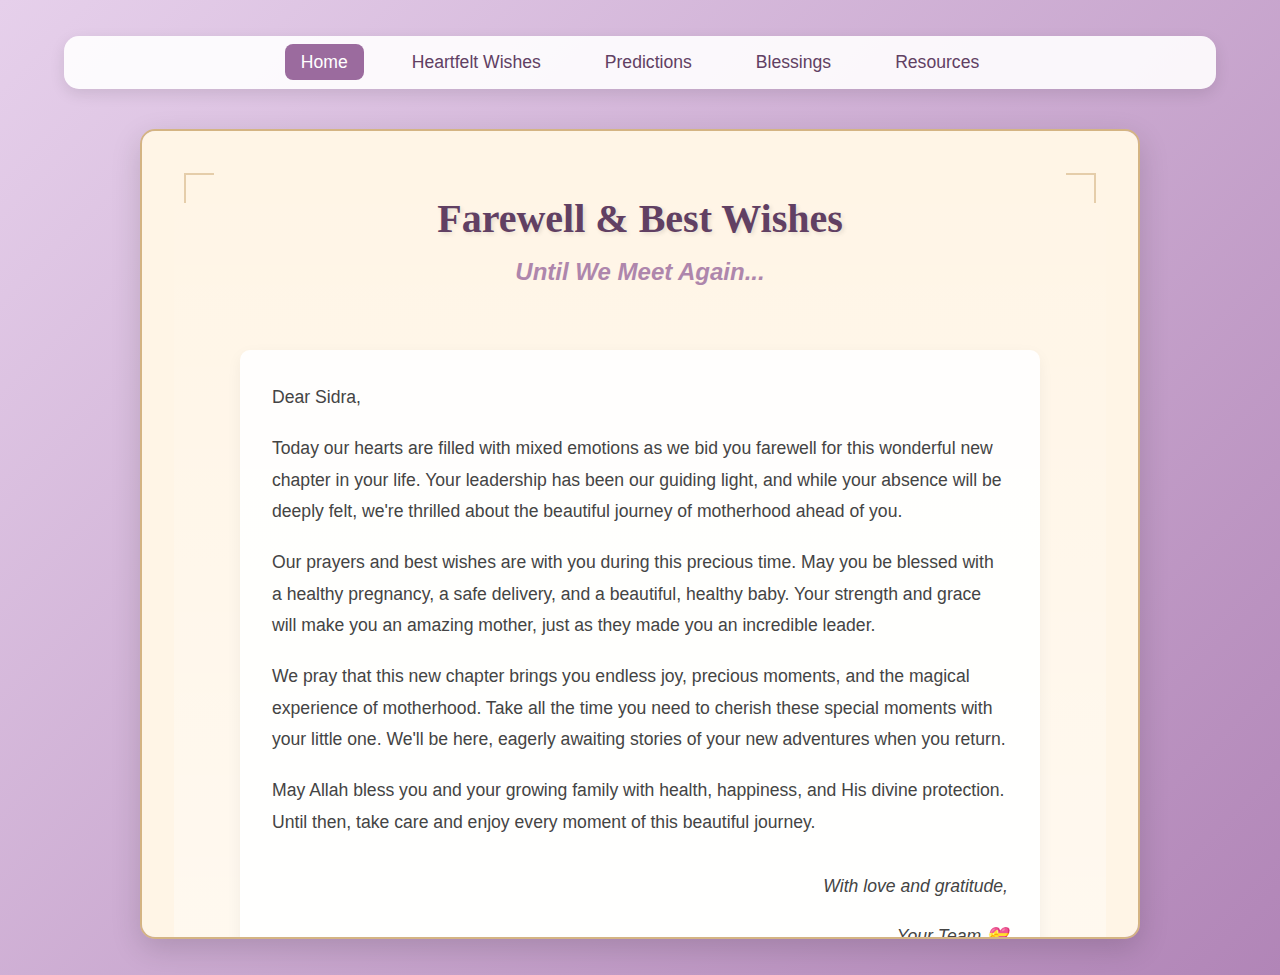
<file: index.html>
<!DOCTYPE html>
<html lang="en">
  <head>
    <meta charset="UTF-8" />
    <meta name="viewport" content="width=device-width, initial-scale=1.0" />
    <title>Farewell</title>
    <link
      rel="icon"
      href="data:image/svg+xml,<svg xmlns='http://www.w3.org/2000/svg' viewBox='0 0 100 100'><text y='.9em' font-size='90'>💝</text></svg>"
    />
    <style>
      :root {
        --primary-color: #9b6b9e;
        --light-color: #f5e6ff;
        --dark-color: #614063;
        --scroll-color: #fff5e6;
        --border-color: #d4b483;
      }

      * {
        margin: 0;
        padding: 0;
        box-sizing: border-box;
      }

      body {
        font-family: "Arial", sans-serif;
        background: linear-gradient(135deg, #e6d0eb, #b185b7);
        min-height: 100vh;
        display: flex;
        flex-direction: column;
        align-items: center;
        padding: 1rem 0;
      }

      .nav-container {
        width: 90%;
        max-width: 1200px;
        margin: 20px auto;
        background: rgba(255, 255, 255, 0.9);
        border-radius: 15px;
        padding: 1rem;
        box-shadow: 0 5px 15px rgba(0, 0, 0, 0.1);
      }

      .nav-list {
        list-style: none;
        display: flex;
        justify-content: center;
        gap: 2rem;
        flex-wrap: wrap;
      }

      .nav-item a {
        color: var(--dark-color);
        text-decoration: none;
        font-size: 1.1rem;
        padding: 0.5rem 1rem;
        border-radius: 8px;
        transition: all 0.3s ease;
      }

      .nav-item a:hover {
        background: var(--light-color);
      }

      .nav-item a.active {
        background: var(--primary-color);
        color: white;
      }

      .scroll-container {
        position: relative;
        width: 90%;
        max-width: 1000px;
        max-height: 90vh;
        overflow-y: auto;
        background: var(--scroll-color);
        border: 2px solid var(--border-color);
        border-radius: 15px;
        box-shadow: 0 10px 30px rgba(0, 0, 0, 0.15);
        padding: 2rem;
        margin: 20px;
      }

      /* Custom Scrollbar */
      .scroll-container::-webkit-scrollbar {
        width: 12px;
      }

      .scroll-container::-webkit-scrollbar-track {
        background: rgba(155, 107, 158, 0.1);
        border-radius: 6px;
      }

      .scroll-container::-webkit-scrollbar-thumb {
        background: var(--primary-color);
        border-radius: 6px;
        border: 3px solid var(--scroll-color);
      }

      .content-wrapper {
        display: flex;
        flex-direction: column;
        align-items: center;
        gap: 2rem;
        position: relative;
        padding: 2rem;
        background: linear-gradient(
          to bottom,
          transparent,
          rgba(255, 255, 255, 0.5)
        );
        border-radius: 10px;
      }

      .header-section {
        grid-column: 1 / -1;
        text-align: center;
      }

      .decorative-border {
        position: absolute;
        top: 0;
        left: 0;
        right: 0;
        bottom: 0;
        border: 2px solid var(--border-color);
        border-radius: 8px;
        pointer-events: none;
        opacity: 0.5;
      }

      .title {
        color: var(--dark-color);
        font-size: 2.5rem;
        margin-bottom: 1rem;
        font-family: "Georgia", serif;
        text-align: center;
        text-shadow: 2px 2px 4px rgba(0, 0, 0, 0.1);
      }

      .subtitle {
        color: var(--primary-color);
        font-size: 1.5rem;
        margin-bottom: 2rem;
        font-style: italic;
        text-align: center;
        opacity: 0.8;
      }

      .message-card {
        width: 100%;
        max-width: 800px;
        background: rgba(255, 255, 255, 0.9);
        padding: 2rem;
        border-radius: 10px;
        box-shadow: 0 5px 15px rgba(0, 0, 0, 0.05);
        margin: 0 auto;
        line-height: 1.8;
      }

      .message-card p {
        margin-bottom: 1.2rem;
        color: #444;
        font-size: 1.1rem;
      }

      .signature {
        font-style: italic;
        color: var(--dark-color);
        margin-top: 2rem;
        text-align: right;
      }

      .celebrate-btn {
        display: block;
        width: fit-content;
        margin: 2rem auto;
        background: linear-gradient(
          45deg,
          var(--primary-color),
          var(--dark-color)
        );
        color: white;
        border: none;
        padding: 1rem 2.5rem;
        border-radius: 50px;
        font-size: 1.2rem;
        cursor: pointer;
        transition: all 0.3s ease;
        box-shadow: 0 5px 15px rgba(0, 0, 0, 0.2);
        position: relative;
        z-index: 1;
      }

      .celebrate-btn:hover {
        transform: translateY(-2px);
        box-shadow: 0 8px 20px rgba(0, 0, 0, 0.3);
      }

      .falling-elements {
        position: fixed;
        top: 0;
        left: 0;
        width: 100%;
        height: 100%;
        pointer-events: none;
        z-index: 1000;
      }

      .decorative-corner {
        position: absolute;
        width: 30px;
        height: 30px;
        border: 2px solid var(--border-color);
        opacity: 0.6;
      }

      .corner-tl {
        top: 10px;
        left: 10px;
        border-right: 0;
        border-bottom: 0;
      }
      .corner-tr {
        top: 10px;
        right: 10px;
        border-left: 0;
        border-bottom: 0;
      }
      .corner-bl {
        bottom: 10px;
        left: 10px;
        border-right: 0;
        border-top: 0;
      }
      .corner-br {
        bottom: 10px;
        right: 10px;
        border-left: 0;
        border-top: 0;
      }

      @media (max-width: 768px) {
        .content-wrapper {
          grid-template-columns: 1fr;
        }
      }

      @media (max-width: 600px) {
        .title {
          font-size: 2rem;
        }
        .subtitle {
          font-size: 1.2rem;
        }
        .scroll-container {
          padding: 1rem;
        }
        .message-card {
          padding: 1.5rem;
        }
      }
    </style>
  </head>
  <body>
    <nav class="nav-container">
      <ul class="nav-list">
        <li class="nav-item"><a href="index.html" class="active">Home</a></li>
        <li class="nav-item"><a href="messages.html" >Heartfelt Wishes</a></li>
        <li class="nav-item"><a href="predictions.html">Predictions</a></li>
        <li class="nav-item"><a href="blessings.html">Blessings</a></li>
        <li class="nav-item"><a href="resources.html">Resources</a></li>
      </ul>
    </nav>

    <div class="falling-elements"></div>

    <div class="scroll-container">
      <div class="content-wrapper">
        <div class="decorative-corner corner-tl"></div>
        <div class="decorative-corner corner-tr"></div>
        <div class="decorative-corner corner-bl"></div>
        <div class="decorative-corner corner-br"></div>

        <div class="header-section">
          <h1 class="title">Farewell & Best Wishes</h1>
          <h2 class="subtitle">Until We Meet Again...</h2>
        </div>

        <div class="message-card">
          <p>Dear Sidra,</p>
          <p>
            Today our hearts are filled with mixed emotions as we bid you
            farewell for this wonderful new chapter in your life. Your
            leadership has been our guiding light, and while your absence will
            be deeply felt, we're thrilled about the beautiful journey of
            motherhood ahead of you.
          </p>
          <p>
            Our prayers and best wishes are with you during this precious time.
            May you be blessed with a healthy pregnancy, a safe delivery, and a
            beautiful, healthy baby. Your strength and grace will make you an
            amazing mother, just as they made you an incredible leader.
          </p>
          <p>
            We pray that this new chapter brings you endless joy, precious
            moments, and the magical experience of motherhood. Take all the time
            you need to cherish these special moments with your little one.
            We'll be here, eagerly awaiting stories of your new adventures when
            you return.
          </p>
          <p>
            May Allah bless you and your growing family with health, happiness,
            and His divine protection. Until then, take care and enjoy every
            moment of this beautiful journey.
          </p>
          <div class="signature">
            <p>With love and gratitude,</p>
            <p>Your Team 💝</p>
          </div>
        </div>

        <button class="celebrate-btn">Shower with Love! ✨</button>
      </div>
    </div>

    <script>
      document.addEventListener("DOMContentLoaded", () => {
        const celebrateBtn = document.querySelector(".celebrate-btn");
        const fallingElements = document.querySelector(".falling-elements");
        const emojis = ["💫", "💝", "🌸", "💜", "✨", "🎀", "💌", "🤗"];

        // Keep track of active emoji elements
        let activeEmojis = new Set();

        celebrateBtn.addEventListener("click", createCelebration);

        function createCelebration() {
          for (let i = 0; i < 50; i++) {
            setTimeout(() => {
              const emoji = document.createElement("div");
              emoji.className = "falling-emoji";
              const duration = Math.random() * 2 + 3;

              emoji.style.cssText = `
                            position: fixed;
                            top: -50px;
                            left: ${Math.random() * 100}vw;
                            font-size: ${Math.random() * 20 + 20}px;
                            animation: fall ${duration}s linear forwards;
                            z-index: -1;
                            pointer-events: none;
                        `;
              emoji.innerText =
                emojis[Math.floor(Math.random() * emojis.length)];

              // Add to tracking set
              activeEmojis.add(emoji);

              // Listen for animation end
              emoji.addEventListener("animationend", () => {
                emoji.remove();
                activeEmojis.delete(emoji);
              });

              fallingElements.appendChild(emoji);

              // Backup cleanup
              setTimeout(() => {
                if (activeEmojis.has(emoji)) {
                  emoji.remove();
                  activeEmojis.delete(emoji);
                }
              }, duration * 1000 + 100);
            }, i * 100);
          }
        }

        const styleSheet = document.createElement("style");
        styleSheet.textContent = `
                @keyframes fall {
                    0% { 
                        transform: translateY(0) rotate(0deg);
                        opacity: 1;
                    }
                    80% {
                        opacity: 1;
                    }
                    100% { 
                        transform: translateY(${
                          window.innerHeight + 100
                        }px) rotate(360deg);
                        opacity: 0;
                    }
                }
            `;
        document.head.appendChild(styleSheet);
      });
    </script>
  </body>
</html>
</file>
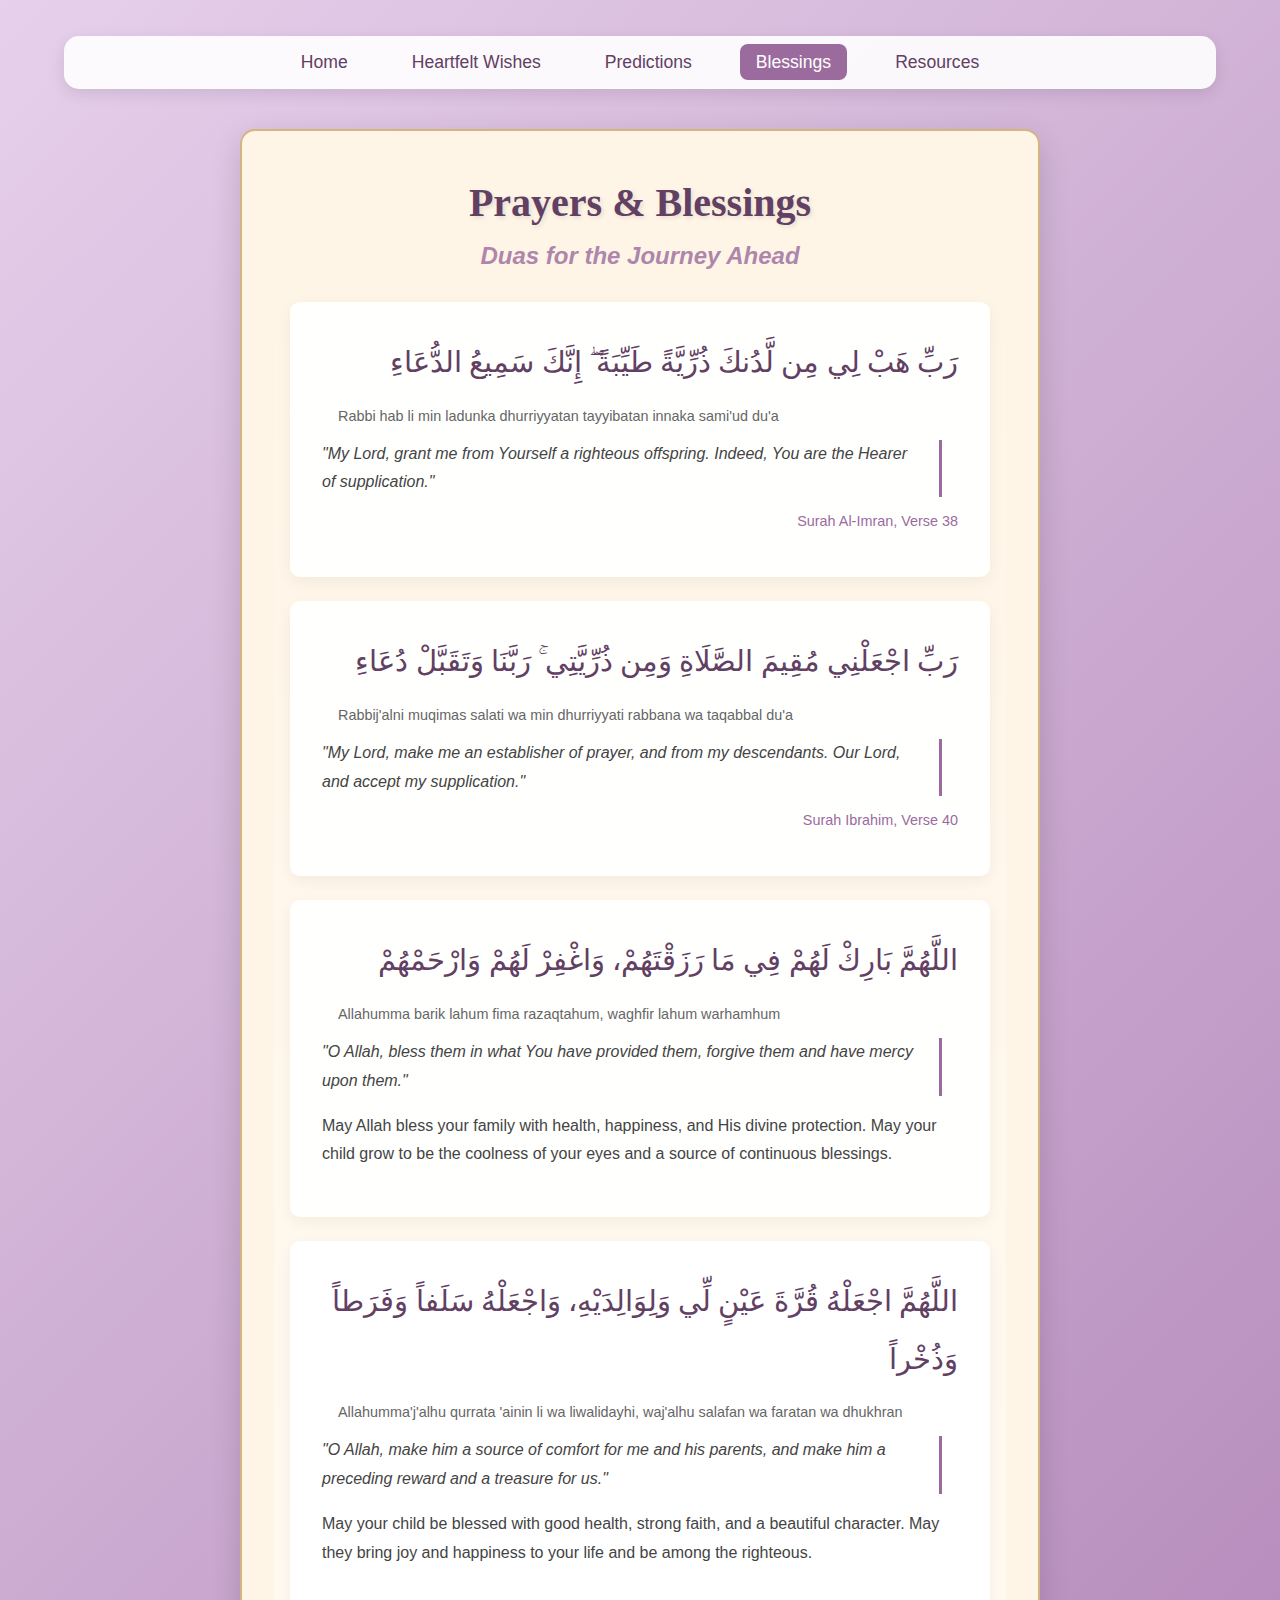
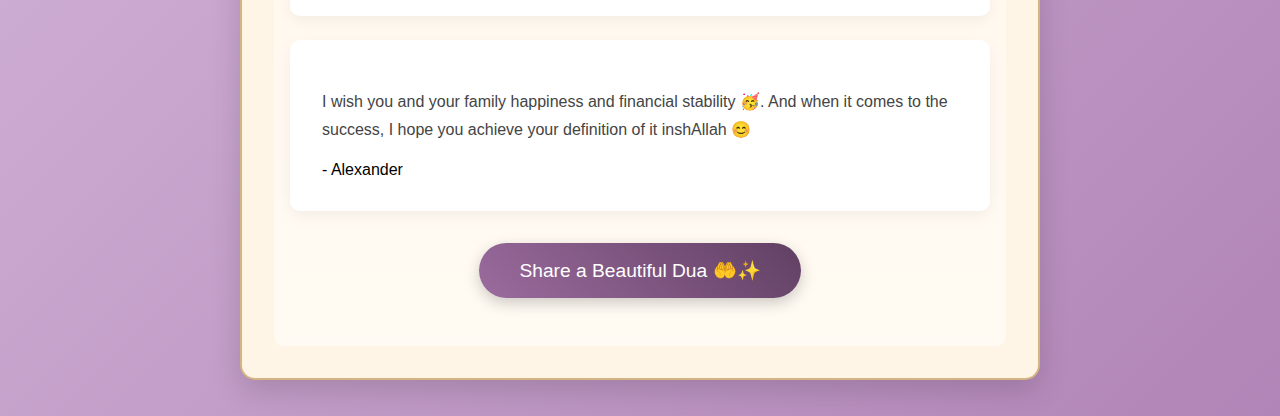
<file: blessings.html>
<!DOCTYPE html>
<html lang="en">
  <head>
    <meta charset="UTF-8" />
    <meta name="viewport" content="width=device-width, initial-scale=1.0" />
    <title>Prayers & Blessings</title>
    <link
      rel="icon"
      href="data:image/svg+xml,<svg xmlns='http://www.w3.org/2000/svg' viewBox='0 0 100 100'><text y='.9em' font-size='90'>🌸</text></svg>"
    />
    <style>
      :root {
        --primary-color: #9b6b9e;
        --light-color: #f5e6ff;
        --dark-color: #614063;
        --scroll-color: #fff5e6;
        --border-color: #d4b483;
      }

      * {
        margin: 0;
        padding: 0;
        box-sizing: border-box;
      }

      body {
        font-family: "Arial", sans-serif;
        background: linear-gradient(135deg, #e6d0eb, #b185b7);
        min-height: 100vh;
        display: flex;
        flex-direction: column;
        align-items: center;
        padding: 1rem 0;
      }

      .nav-container {
        width: 90%;
        max-width: 1200px;
        margin: 20px auto;
        background: rgba(255, 255, 255, 0.9);
        border-radius: 15px;
        padding: 1rem;
        box-shadow: 0 5px 15px rgba(0, 0, 0, 0.1);
        position: relative;
        z-index: 1;
      }

      .nav-list {
        list-style: none;
        display: flex;
        justify-content: center;
        gap: 2rem;
        flex-wrap: wrap;
      }

      .nav-item a {
        color: var(--dark-color);
        text-decoration: none;
        font-size: 1.1rem;
        padding: 0.5rem 1rem;
        border-radius: 8px;
        transition: all 0.3s ease;
      }

      .nav-item a:hover {
        background: var(--light-color);
      }

      .nav-item a.active {
        background: var(--primary-color);
        color: white;
      }

      .scroll-container {
        position: relative;
        width: 90%;
        max-width: 800px;
        background: var(--scroll-color);
        border: 2px solid var(--border-color);
        border-radius: 15px;
        box-shadow: 0 10px 30px rgba(0, 0, 0, 0.15);
        padding: 2rem;
        margin: 20px;
      }

      .content-wrapper {
        position: relative;
        padding: 1rem;
        background: linear-gradient(
          to bottom,
          transparent,
          rgba(255, 255, 255, 0.5)
        );
        border-radius: 10px;
      }

      .title {
        color: var(--dark-color);
        font-size: 2.5rem;
        margin-bottom: 1rem;
        font-family: "Georgia", serif;
        text-align: center;
        text-shadow: 2px 2px 4px rgba(0, 0, 0, 0.1);
      }

      .subtitle {
        color: var(--primary-color);
        font-size: 1.5rem;
        margin-bottom: 2rem;
        font-style: italic;
        text-align: center;
        opacity: 0.8;
      }

      .blessing-card {
        background: rgba(255, 255, 255, 0.95);
        padding: 2rem;
        border-radius: 10px;
        box-shadow: 0 5px 15px rgba(0, 0, 0, 0.05);
        margin: 1.5rem 0;
      }

      .arabic-text {
        font-family: "Traditional Arabic", serif;
        font-size: 1.8rem;
        text-align: right;
        direction: rtl;
        margin-bottom: 1rem;
        color: var(--dark-color);
        line-height: 2;
      }

      .translation {
        color: #444;
        font-style: italic;
        margin-bottom: 1rem;
        line-height: 1.8;
        border-right: 3px solid var(--primary-color);
        padding-right: 1rem;
        margin-right: 1rem;
      }

      .transliteration {
        color: #666;
        font-size: 0.9rem;
        margin-bottom: 1rem;
        padding-left: 1rem;
      }

      .source {
        color: var(--primary-color);
        font-size: 0.9rem;
        margin-bottom: 1rem;
        text-align: right;
      }

      .blessing-content {
        color: #444;
        line-height: 1.8;
        margin: 1rem 0;
      }

      .celebrate-btn {
        display: block;
        width: fit-content;
        margin: 2rem auto;
        background: linear-gradient(
          45deg,
          var(--primary-color),
          var(--dark-color)
        );
        color: white;
        border: none;
        padding: 1rem 2.5rem;
        border-radius: 50px;
        font-size: 1.2rem;
        cursor: pointer;
        transition: all 0.3s ease;
        box-shadow: 0 5px 15px rgba(0, 0, 0, 0.2);
      }

      .celebrate-btn:hover {
        transform: translateY(-2px);
        box-shadow: 0 8px 20px rgba(0, 0, 0, 0.3);
      }

      .falling-elements {
        position: fixed;
        top: 0;
        left: 0;
        width: 100%;
        height: 100%;
        pointer-events: none;
        z-index: 9999;
      }

      .falling-dua {
        position: fixed;
        padding: 8px 16px;
        border-radius: 25px;
        pointer-events: none;
        opacity: 0;
        font-weight: 500;
        font-size: 1.1rem;
        text-shadow: 1px 1px 2px rgba(0, 0, 0, 0.1);
        transform-origin: center;
        box-shadow: 0 4px 8px rgba(0, 0, 0, 0.1);
        border: 2px solid var(--border-color);
        z-index: 1000;
        will-change: transform, opacity;
      }

      @keyframes fall {
        0% {
          transform: translateY(-50px) rotate(0deg);
          opacity: 0;
        }
        10% {
          opacity: 1;
          transform: translateY(0) rotate(5deg);
        }
        45% {
          transform: translateY(40vh) rotate(-5deg);
          opacity: 1;
        }
        80% {
          opacity: 0.8;
          transform: translateY(80vh) rotate(5deg);
        }
        100% {
          transform: translateY(110vh) rotate(-5deg);
          opacity: 0;
        }
      }

      @media (max-width: 600px) {
        .title {
          font-size: 2rem;
        }
        .subtitle {
          font-size: 1.2rem;
        }
        .scroll-container {
          padding: 1rem;
        }
        .blessing-card {
          padding: 1.5rem;
        }
        .arabic-text {
          font-size: 1.5rem;
        }
      }
    </style>
  </head>
  <body>
    <div class="falling-elements"></div>

    <nav class="nav-container">
      <ul class="nav-list">
        <li class="nav-item"><a href="index.html" >Home</a></li>
        <li class="nav-item"><a href="messages.html" >Heartfelt Wishes</a></li>
        <li class="nav-item"><a href="predictions.html">Predictions</a></li>
        <li class="nav-item"><a href="blessings.html" class="active">Blessings </a></li>
        <li class="nav-item"><a href="resources.html">Resources</a></li>
      </ul>
    </nav>

    <div class="scroll-container">
      <div class="content-wrapper">
        <h1 class="title">Prayers & Blessings</h1>
        <h2 class="subtitle">Duas for the Journey Ahead</h2>

        <div class="blessing-card">
          <p class="arabic-text">
            رَبِّ هَبْ لِي مِن لَّدُنكَ ذُرِّيَّةً طَيِّبَةً ۖ إِنَّكَ سَمِيعُ
            الدُّعَاءِ
          </p>
          <p class="transliteration">
            Rabbi hab li min ladunka dhurriyyatan tayyibatan innaka sami'ud du'a
          </p>
          <p class="translation">
            "My Lord, grant me from Yourself a righteous offspring. Indeed, You
            are the Hearer of supplication."
          </p>
          <p class="source">Surah Al-Imran, Verse 38</p>
        </div>

        <div class="blessing-card">
          <p class="arabic-text">
            رَبِّ اجْعَلْنِي مُقِيمَ الصَّلَاةِ وَمِن ذُرِّيَّتِي ۚ رَبَّنَا
            وَتَقَبَّلْ دُعَاءِ
          </p>
          <p class="transliteration">
            Rabbij'alni muqimas salati wa min dhurriyyati rabbana wa taqabbal
            du'a
          </p>
          <p class="translation">
            "My Lord, make me an establisher of prayer, and from my descendants.
            Our Lord, and accept my supplication."
          </p>
          <p class="source">Surah Ibrahim, Verse 40</p>
        </div>

        <div class="blessing-card">
          <p class="arabic-text">
            اللَّهُمَّ بَارِكْ لَهُمْ فِي مَا رَزَقْتَهُمْ، وَاغْفِرْ لَهُمْ
            وَارْحَمْهُمْ
          </p>
          <p class="transliteration">
            Allahumma barik lahum fima razaqtahum, waghfir lahum warhamhum
          </p>
          <p class="translation">
            "O Allah, bless them in what You have provided them, forgive them
            and have mercy upon them."
          </p>
          <p class="blessing-content">
            May Allah bless your family with health, happiness, and His divine
            protection. May your child grow to be the coolness of your eyes and
            a source of continuous blessings.
          </p>
        </div>

        <div class="blessing-card">
          <p class="arabic-text">
            اللَّهُمَّ اجْعَلْهُ قُرَّةَ عَيْنٍ لِّي وَلِوَالِدَيْهِ،
            وَاجْعَلْهُ سَلَفاً وَفَرَطاً وَذُخْراً
          </p>
          <p class="transliteration">
            Allahumma'j'alhu qurrata 'ainin li wa liwalidayhi, waj'alhu salafan
            wa faratan wa dhukhran
          </p>
          <p class="translation">
            "O Allah, make him a source of comfort for me and his parents, and
            make him a preceding reward and a treasure for us."
          </p>
          <p class="blessing-content">
            May your child be blessed with good health, strong faith, and a
            beautiful character. May they bring joy and happiness to your life
            and be among the righteous.
          </p>
        </div>
        <div class="blessing-card">
          <p class="blessing-content">
            I wish you and your family happiness and financial stability <span class="emoji">🥳</span>. And when it comes to the success, I hope you achieve your definition of it inshAllah <span class="emoji">😊</span>
          </p>
          <p class="author-citation">- Alexander</p>
        </div>
    
       
        <button class="celebrate-btn">Share a Beautiful Dua 🤲✨</button>
      </div>
    </div>

    <script>
      document.addEventListener("DOMContentLoaded", () => {
        const celebrateBtn = document.querySelector(".celebrate-btn");
        const fallingElements = document.querySelector(".falling-elements");
        const duas = [
          "May Allah protect you",
          "Allahumma barik",
          "MashaaAllah",
          "SubhanAllah",
          "May Allah bless you",
          "Allah guide you",
          "Barakallah",
          "Allah keep you safe",
          "May you be righteous",
          "Be blessed always",
        ];

        // Get CSS variables
        const style = getComputedStyle(document.documentElement);
        const primaryColor = style.getPropertyValue("--primary-color");
        const lightColor = style.getPropertyValue("--light-color");
        const darkColor = style.getPropertyValue("--dark-color");
        const scrollColor = style.getPropertyValue("--scroll-color");

        const themeColors = [
          { bg: primaryColor, text: "#FFFFFF" },
          { bg: lightColor, text: darkColor },
          { bg: darkColor, text: "#FFFFFF" },
          { bg: scrollColor, text: darkColor },
          { bg: "#FFFFFF", text: darkColor },
        ];

        function createDua() {
          const dua = document.createElement("div");
          dua.className = "falling-dua";

          // More natural horizontal distribution
          const horizontalPos = 5 + Math.random() * 90;
          dua.style.left = `${horizontalPos}vw`;

          // Varying speeds for more natural movement
          const duration = 5 + Math.random() * 2;
          const delay = Math.random() * 0.5;
          dua.style.animation = `fall ${duration}s ease-in-out ${delay}s forwards`;

          // Theme-consistent color selection
          const colorScheme =
            themeColors[Math.floor(Math.random() * themeColors.length)];
          dua.style.backgroundColor = colorScheme.bg;
          dua.style.color = colorScheme.text;

          // Subtle scale variation
          const scale = 0.8 + Math.random() * 0.4;
          dua.style.transform = `scale(${scale})`;

          dua.innerText = duas[Math.floor(Math.random() * duas.length)];
          fallingElements.appendChild(dua);

          dua.addEventListener("animationend", () => {
            dua.remove();
          });
        }

        function createCelebration() {
          let spawned = 0;
          const maxDuas = 25;
          const spawnInterval = setInterval(() => {
            if (spawned >= maxDuas) {
              clearInterval(spawnInterval);
              return;
            }
            createDua();
            spawned++;
          }, 200);
        }

        celebrateBtn.addEventListener("click", createCelebration);
      });
    </script>
  </body>
</html>
</file>
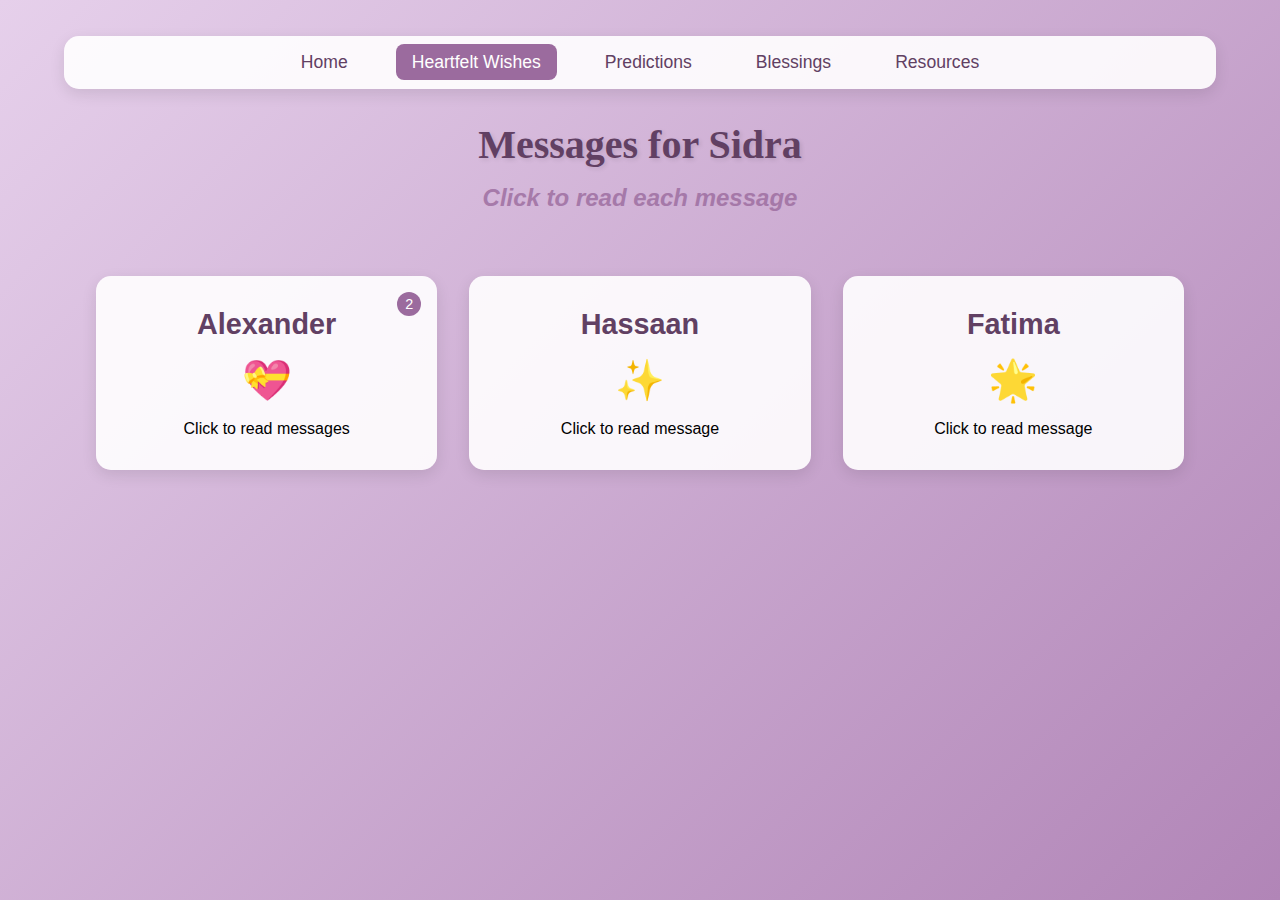
<file: messages.html>
<!DOCTYPE html>
<html lang="en">
<head>
    <meta charset="UTF-8">
    <meta name="viewport" content="width=device-width, initial-scale=1.0">
    <title>Messages for Sidra</title>
    <style>
        /* Previous styles remain unchanged */
        :root {
            --primary-color: #9b6b9e;
            --light-color: #f5e6ff;
            --dark-color: #614063;
            --scroll-color: #fff5e6;
            --border-color: #d4b483;
        }

        * {
            margin: 0;
            padding: 0;
            box-sizing: border-box;
        }

        body {
            font-family: "Arial", sans-serif;
            background: linear-gradient(135deg, #e6d0eb, #b185b7);
            min-height: 100vh;
            padding: 1rem 0;
        }

        .nav-container {
            width: 90%;
            max-width: 1200px;
            margin: 20px auto;
            background: rgba(255, 255, 255, 0.9);
            border-radius: 15px;
            padding: 1rem;
            box-shadow: 0 5px 15px rgba(0, 0, 0, 0.1);
        }

        .nav-list {
            list-style: none;
            display: flex;
            justify-content: center;
            gap: 2rem;
            flex-wrap: wrap;
        }

        .nav-item a {
            color: var(--dark-color);
            text-decoration: none;
            font-size: 1.1rem;
            padding: 0.5rem 1rem;
            border-radius: 8px;
            transition: all 0.3s ease;
        }

        .nav-item a:hover {
            background: var(--light-color);
        }

        .nav-item a.active {
            background: var(--primary-color);
            color: white;
        }

        .header-section {
            text-align: center;
            margin: 2rem auto;
            color: var(--dark-color);
        }

        .title {
            font-size: 2.5rem;
            margin-bottom: 1rem;
            font-family: "Georgia", serif;
            text-shadow: 2px 2px 4px rgba(0, 0, 0, 0.1);
        }

        .subtitle {
            color: var(--primary-color);
            font-size: 1.5rem;
            font-style: italic;
            opacity: 0.8;
        }

        .cards-container {
            width: 90%;
            max-width: 1200px;
            margin: 0 auto;
            display: grid;
            grid-template-columns: repeat(auto-fit, minmax(300px, 1fr));
            gap: 2rem;
            padding: 2rem;
        }

        .message-card {
            background: rgba(255, 255, 255, 0.9);
            border-radius: 15px;
            padding: 2rem;
            box-shadow: 0 5px 15px rgba(0, 0, 0, 0.1);
            cursor: pointer;
            transition: all 0.3s ease;
            text-align: center;
            position: relative;
            overflow: hidden;
        }

        .message-card:hover {
            transform: translateY(-5px);
            box-shadow: 0 8px 25px rgba(0, 0, 0, 0.2);
        }

        .card-name {
            color: var(--dark-color);
            font-size: 1.8rem;
            margin-bottom: 1rem;
        }

        .card-emoji {
            font-size: 2.5rem;
            margin: 1rem 0;
        }

        .modal {
            display: none;
            position: fixed;
            top: 0;
            left: 0;
            width: 100%;
            height: 100%;
            background: rgba(0, 0, 0, 0.5);
            z-index: 1000;
            justify-content: center;
            align-items: center;
        }

        .modal-content {
            background: white;
            padding: 1.5rem;
            border-radius: 15px;
            width: 90%;
            max-width: 500px;
            max-height: 80vh;
            position: relative;
            box-shadow: 0 5px 25px rgba(0, 0, 0, 0.2);
            display: flex;
            flex-direction: column;
        }

        .modal-header {
            text-align: center;
            margin-bottom: 1rem;
            padding-bottom: 0.5rem;
            border-bottom: 1px solid var(--border-color);
            flex-shrink: 0;
        }

        .modal-message {
            white-space: pre-wrap;
            line-height: 1.8;
            font-size: 1.1rem;
            color: #444;
            overflow-y: auto;
            max-height: 60vh;
            padding-right: 1rem;
            margin-right: -1rem;
            scrollbar-width: thin;
            scrollbar-color: var(--primary-color) var(--light-color);
        }

        .modal-message::-webkit-scrollbar {
            width: 8px;
        }

        .modal-message::-webkit-scrollbar-track {
            background: var(--light-color);
            border-radius: 4px;
        }

        .modal-message::-webkit-scrollbar-thumb {
            background: var(--primary-color);
            border-radius: 4px;
        }

        .close-button {
            position: absolute;
            top: 1rem;
            right: 1rem;
            background: none;
            border: none;
            font-size: 1.8rem;
            cursor: pointer;
            color: var(--dark-color);
            padding: 0.5rem;
            line-height: 1;
        }

        .modal.active {
            display: flex;
        }

        .falling-elements {
            position: fixed;
            top: 0;
            left: 0;
            width: 100%;
            height: 100%;
            pointer-events: none;
            z-index: 1001;
        }

        @media (max-width: 768px) {
            .title {
                font-size: 2rem;
            }
            .subtitle {
                font-size: 1.2rem;
            }
            .card-name {
                font-size: 1.5rem;
            }
        }

        .message-number {
            position: absolute;
            top: 1rem;
            right: 1rem;
            background: var(--primary-color);
            color: white;
            border-radius: 50%;
            width: 24px;
            height: 24px;
            display: flex;
            align-items: center;
            justify-content: center;
            font-size: 0.9rem;
        }

        .message-selector {
            display: flex;
            gap: 0.5rem;
            justify-content: center;
            margin-top: 1rem;
        }

        .message-dot {
            width: 10px;
            height: 10px;
            border-radius: 50%;
            background: var(--border-color);
            cursor: pointer;
            transition: all 0.3s ease;
        }

        .message-dot.active {
            background: var(--primary-color);
            transform: scale(1.2);
        }
    </style>
</head>
<body>
    <nav class="nav-container">
        <ul class="nav-list">
            <li class="nav-item"><a href="index.html">Home</a></li>
            <li class="nav-item"><a href="messages.html" class="active">Heartfelt Wishes</a></li>
            <li class="nav-item"><a href="predictions.html">Predictions</a></li>
            <li class="nav-item"><a href="blessings.html">Blessings</a></li>
            <li class="nav-item"><a href="resources.html">Resources</a></li>
        </ul>
    </nav>

    <div class="header-section">
        <h1 class="title">Messages for Sidra</h1>
        <h2 class="subtitle">Click to read each message</h2>
    </div>

    <div class="cards-container">
        <!-- Cards will be added here by JavaScript -->
    </div>

    <div class="modal">
        <div class="modal-content">
            <button class="close-button">&times;</button>
            <div class="modal-header">
                <h2 class="card-name"></h2>
            </div>
            <div class="modal-message"></div>
            <div class="message-selector"></div>
        </div>
    </div>

    <div class="falling-elements"></div>

    <script>
        document.addEventListener("DOMContentLoaded", () => {
            const messages = [
                {
                    name: "Alexander",
                    emoji: "💝",
                    messages: [
                        `Sidra,
Congratulations! Your maternity leave is finally here – a cherished and once-in-a-lifetime moment as a new mother. Everything at TaskSoft will be fine, I assure you, so there's no need to worry. While we'll deeply miss your full presence during this time, I completely understand your wish to stay involved in certain ways, as you mentioned privately. 

To honor your request, we'll keep you engaged in votes and non-coding tasks, knowing that being a new mother requires significant time and effort. I want to emphasize that this is entirely your decision – not something I pushed for (so no one thinks otherwise, haha). I fully respect your wishes and am happy to accommodate them.

Regarding the personal matters we've discussed privately, I have immense faith in you. You are a great, intelligent, and capable person. While certain circumstances or situations may evoke strong emotions, remember that these feelings, though valid, don't define the incredible person you are.

If you ever feel the need for support or just want to talk, please don't hesitate to reach out – whether to me, boss 😊, or anyone at TaskSoft. I'm confident many of us feel the same admiration and respect for you that I do

Enjoy this beautiful new chapter in your life,

Alexander 😊`,
                        `Sidra, as I prepare for your leave, I can't help but feel that an integral part of TaskSoft—and my life—will be missing. You've been a true pillar, the longest-standing member of our team by far, and we've shared countless conversations, both lighthearted and profound. Because of this, it feels like a part of me will be missing too. While I know this absence is only temporary, your presence will be deeply missed both at work and in my life

Alexander 🌟`
                    ]
                },
                {
                    name: "Hassaan",
                    emoji: "✨",
                    messages: [
                        `It's been quite the journey knowing you—from the days at university when we didn't interact much, to now working together as a team and getting to know you better. I feel lucky to have had the chance to work with you and witness the dedication and warmth you bring to everything you do.

I wish you all the best on this beautiful journey into parenthood. May Allah guide you and bless you and your family abundantly.`
                    ]
                },
                {
                    name: "Fatima",
                    emoji: "🌟",
                    messages: [
                        `Dear Sidra,
As you prepare to step into this beautiful phase of your life, I want to express my heartfelt wishes for a smooth and joyful maternity leave. This is such an exciting time, and I hope you embrace every moment with love, care, and happiness.✨

While we'll certainly miss your presence and contributions, your well-being and the well-being of your little one are what matter most. Take this time to rest, recharge, and cherish the precious moments with your growing family.

Please don't hesitate to reach out if you ever need anything, whether it's advice, support, or just a listening ear. The team will manage (though we'll definitely miss your brilliant ideas). Your only "job" now is to rest, bond with your little one, and let yourself be amazed by the miracle of new life.We'll be here cheering for you and eagerly awaiting your return when you're ready.

Wishing you a healthy, happy, and fulfilling maternity leave.✨

Warm regards,
Fatima Shabbir`
                    ]
                }
            ];

            const cardsContainer = document.querySelector(".cards-container");
            const modal = document.querySelector(".modal");
            const closeButton = document.querySelector(".close-button");
            const fallingElements = document.querySelector(".falling-elements");
            const emojis = ["💫", "💝", "🌸", "💜", "✨", "🎀", "💌", "🤗"];

            // Create and append cards
            messages.forEach(msg => {
                const card = document.createElement("div");
                card.className = "message-card";
                card.innerHTML = `
                    <h3 class="card-name">${msg.name}</h3>
                    <div class="card-emoji">${msg.emoji}</div>
                    <p>Click to read message${msg.messages.length > 1 ? 's' : ''}</p>
                    ${msg.messages.length > 1 ? `<div class="message-number">${msg.messages.length}</div>` : ''}
                `;

                card.addEventListener("click", () => {
                    showModal(msg);
                });

                cardsContainer.appendChild(card);
            });

            let currentMessageIndex = 0;

            function showModal(msg) {
                const modalName = modal.querySelector(".card-name");
                const modalMessage = modal.querySelector(".modal-message");
                const messageSelector = modal.querySelector(".message-selector");

                modalName.textContent = msg.name;
                currentMessageIndex = 0;
                
                // Clear previous message selector dots
                messageSelector.innerHTML = '';
                
                // Create message selector dots if there are multiple messages
                if (msg.messages.length > 1) {
                    msg.messages.forEach((_, index) => {
                        const dot = document.createElement("div");
                        dot.className = `message-dot ${index === 0 ? 'active' : ''}`;
                        dot.addEventListener("click", () => {
                            currentMessageIndex = index;
                            updateModalMessage(msg);
                            updateDots();
                        });
                        messageSelector.appendChild(dot);
                    });
                }

                updateModalMessage(msg);
                modal.classList.add("active");
                createConfetti();
            }

            function updateModalMessage(msg) {
                const modalMessage = modal.querySelector(".modal-message");
                modalMessage.textContent = msg.messages[currentMessageIndex];
                
                // Update dots
                const dots = modal.querySelectorAll(".message-dot");
                dots.forEach((dot, index) => {
                    dot.classList.toggle('active', index === currentMessageIndex);
                });
            }

            function createConfetti() {
                const modalContent = document.querySelector(".modal-content");
                const rect = modalContent.getBoundingClientRect();
                
                for (let i = 0; i < 50; i++) {
                    setTimeout(() => {
                        const emoji = document.createElement("div");
                        emoji.className = "falling-emoji";
                        const randomEmoji = emojis[Math.floor(Math.random() * emojis.length)];
                        const duration = Math.random() * 2 + 3;
                        const startPos = Math.random() * rect.width;

                        emoji.style.cssText = `
                            position: fixed;
                            top: ${rect.top - 20}px;
                            left: ${rect.left + startPos}px;
                            font-size: ${Math.random() * 20 + 20}px;
                            animation: fall ${duration}s linear forwards;
                            z-index: 1001;
                            pointer-events: none;
                        `;
                        emoji.innerText = randomEmoji;

                        fallingElements.appendChild(emoji);

                        setTimeout(() => {
                            emoji.remove();
                        }, duration * 1000);
                    }, i * 40);
                }
            }

            closeButton.addEventListener("click", () => {
                modal.classList.remove("active");
            });

            modal.addEventListener("click", (e) => {
                if (e.target === modal) {
                    modal.classList.remove("active");
                }
            });

            const styleSheet = document.createElement("style");
            styleSheet.textContent = `
                @keyframes fall {
                    0% { 
                        transform: translateY(0) rotate(0deg);
                        opacity: 1;
                    }
                    80% {
                        opacity: 1;
                    }
                    100% { 
                        transform: translateY(${window.innerHeight}px) rotate(720deg);
                        opacity: 0;
                    }
                }
            `;
            document.head.appendChild(styleSheet);
        });
    </script>
</body>
</html>
</file>
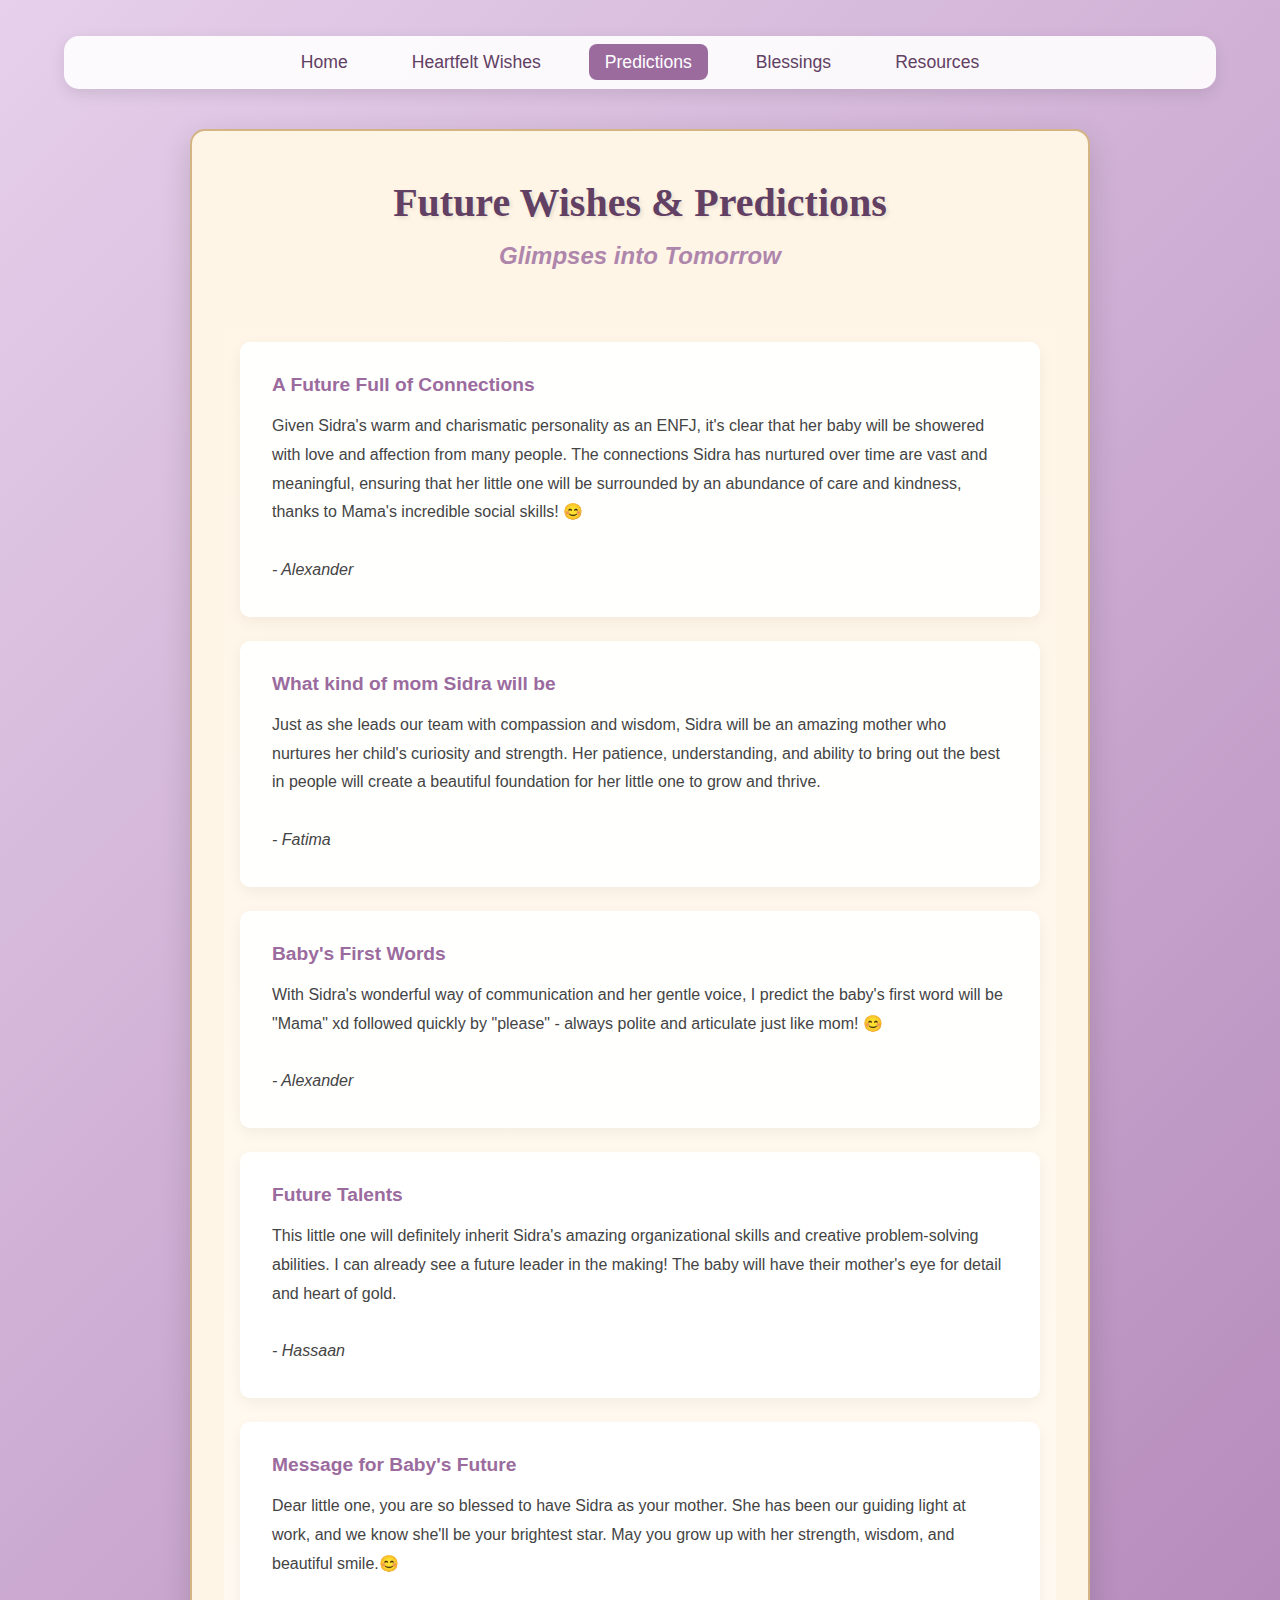
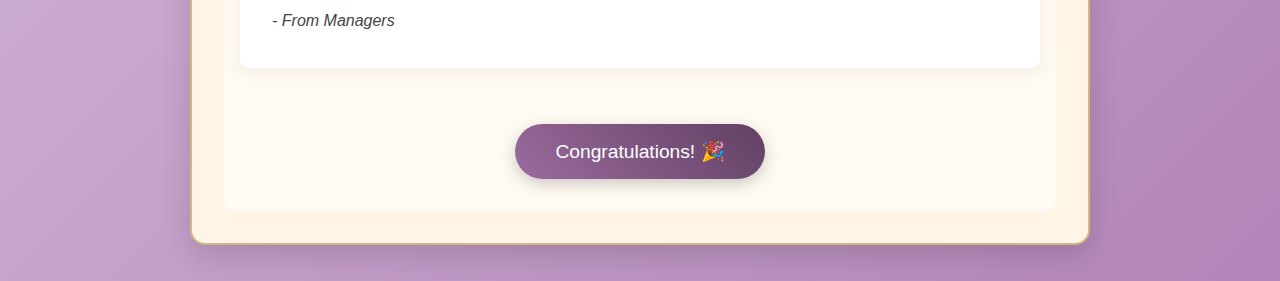
<file: predictions.html>
<!DOCTYPE html>
<html lang="en">
  <head>
    <meta charset="UTF-8" />
    <meta name="viewport" content="width=device-width, initial-scale=1.0" />
    <title>Future Wishes & Predictions</title>
    <link
      rel="icon"
      href="data:image/svg+xml,<svg xmlns='http://www.w3.org/2000/svg' viewBox='0 0 100 100'><text y='.9em' font-size='90'>🌟</text></svg>"
    />
    <style>
      :root {
        --primary-color: #9b6b9e;
        --light-color: #f5e6ff;
        --dark-color: #614063;
        --scroll-color: #fff5e6;
        --border-color: #d4b483;
      }

      * {
        margin: 0;
        padding: 0;
        box-sizing: border-box;
      }

      body {
        font-family: "Arial", sans-serif;
        background: linear-gradient(135deg, #e6d0eb, #b185b7);
        min-height: 100vh;
        display: flex;
        flex-direction: column;
        align-items: center;
        padding: 1rem 0;
      }

      .nav-container {
        width: 90%;
        max-width: 1200px;
        margin: 20px auto;
        background: rgba(255, 255, 255, 0.9);
        border-radius: 15px;
        padding: 1rem;
        box-shadow: 0 5px 15px rgba(0, 0, 0, 0.1);
        position: relative;
        z-index: 1;
      }

      .nav-list {
        list-style: none;
        display: flex;
        justify-content: center;
        gap: 2rem;
        flex-wrap: wrap;
      }

      .nav-item a {
        color: var(--dark-color);
        text-decoration: none;
        font-size: 1.1rem;
        padding: 0.5rem 1rem;
        border-radius: 8px;
        transition: all 0.3s ease;
      }

      .nav-item a:hover {
        background: var(--light-color);
      }

      .nav-item a.active {
        background: var(--primary-color);
        color: white;
      }

      .scroll-container {
        position: relative;
        width: 90%;
        max-width: 900px;
        background: var(--scroll-color);
        border: 2px solid var(--border-color);
        border-radius: 15px;
        box-shadow: 0 10px 30px rgba(0, 0, 0, 0.15);
        padding: 2rem;
        margin: 20px;
      }

      .content-wrapper {
        display: flex;
        flex-direction: column;
        align-items: center;
        gap: 1.5rem;
        position: relative;
        padding: 1rem;
        background: linear-gradient(
          to bottom,
          transparent,
          rgba(255, 255, 255, 0.5)
        );
        border-radius: 10px;
      }

      .header-section {
        text-align: center;
        margin-bottom: 1rem;
        width: 100%;
      }

      .title {
        color: var(--dark-color);
        font-size: 2.5rem;
        margin-bottom: 1rem;
        font-family: "Georgia", serif;
        text-align: center;
        text-shadow: 2px 2px 4px rgba(0, 0, 0, 0.1);
      }

      .subtitle {
        color: var(--primary-color);
        font-size: 1.5rem;
        margin-bottom: 2rem;
        font-style: italic;
        text-align: center;
        opacity: 0.8;
      }

      .prediction-card {
        background: rgba(255, 255, 255, 0.95);
        padding: 2rem;
        border-radius: 10px;
        box-shadow: 0 5px 15px rgba(0, 0, 0, 0.05);
        margin: 0;
        width: 100%;
        max-width: 800px;
      }

      .prediction-category {
        color: var(--primary-color);
        font-size: 1.2rem;
        font-weight: bold;
        margin-bottom: 1rem;
      }

      .prediction-content {
        color: #444;
        line-height: 1.8;
        margin-bottom: 0;
      }

      .celebrate-btn {
        display: block;
        width: fit-content;
        margin: 2rem auto 1rem;
        background: linear-gradient(
          45deg,
          var(--primary-color),
          var(--dark-color)
        );
        color: white;
        border: none;
        padding: 1rem 2.5rem;
        border-radius: 50px;
        font-size: 1.2rem;
        cursor: pointer;
        transition: all 0.3s ease;
        box-shadow: 0 5px 15px rgba(0, 0, 0, 0.2);
      }

      .celebrate-btn:hover {
        transform: translateY(-2px);
        box-shadow: 0 8px 20px rgba(0, 0, 0, 0.3);
      }

      .falling-elements {
        position: fixed;
        top: 0;
        left: 0;
        width: 100%;
        height: 100%;
        pointer-events: none;
        z-index: 9999;
      }

      @media (max-width: 600px) {
        .title {
          font-size: 2rem;
        }
        .subtitle {
          font-size: 1.2rem;
        }
        .scroll-container {
          padding: 1rem;
        }
        .prediction-card {
          padding: 1.5rem;
        }
      }
    </style>
  </head>
  <body>
    <div class="falling-elements"></div>

    <nav class="nav-container">
      <ul class="nav-list">
        <li class="nav-item"><a href="index.html">Home</a></li>
        <li class="nav-item"><a href="messages.html">Heartfelt Wishes</a></li>
        <li class="nav-item"><a href="predictions.html" class="active">Predictions</a></li>
        <li class="nav-item"><a href="blessings.html">Blessings</a></li>
        <li class="nav-item"><a href="resources.html">Resources</a></li>
      </ul>
    </nav>

    <div class="scroll-container">
      <div class="content-wrapper">
        <div class="header-section">
          <h1 class="title">Future Wishes & Predictions</h1>
          <h2 class="subtitle">Glimpses into Tomorrow</h2>
        </div>
        <div class="prediction-card">
          <div class="prediction-category">A Future Full of Connections</div>
          <p class="prediction-content">
            Given Sidra's warm and charismatic personality as an ENFJ, it's clear that her baby will be showered with love and affection from many people. The connections Sidra has nurtured over time are vast and meaningful, ensuring that her little one will be surrounded by an abundance of care and kindness, thanks to Mama's incredible social skills! 😊
            <br><br>
            <em>- Alexander</em>
          </p>
        </div>
        <div class="prediction-card">
          <div class="prediction-category">What kind of mom Sidra will be</div>
          <p class="prediction-content">
            Just as she leads our team with compassion and wisdom, Sidra will be
            an amazing mother who nurtures her child's curiosity and strength.
            Her patience, understanding, and ability to bring out the best in
            people will create a beautiful foundation for her little one to grow
            and thrive.
            <br><br>
            <em>- Fatima</em>
          </p>
        </div>

        <div class="prediction-card">
          <div class="prediction-category">Baby's First Words</div>
          <p class="prediction-content">
            With Sidra's wonderful way of communication and her gentle voice, I
            predict the baby's first word will be "Mama" xd followed quickly by
            "please" - always polite and articulate just like mom! 😊
            <br><br>
            <em>- Alexander </em>
          </p>
        </div>

        <div class="prediction-card">
          <div class="prediction-category">Future Talents</div>
          <p class="prediction-content">
            This little one will definitely inherit Sidra's amazing
            organizational skills and creative problem-solving abilities. I can
            already see a future leader in the making! The baby will have their
            mother's eye for detail and heart of gold.
            <br><br>
            <em>- Hassaan</em>
          </p>
        </div>

        <div class="prediction-card">
          <div class="prediction-category">Message for Baby's Future</div>
          <p class="prediction-content">
            Dear little one, you are so blessed to have Sidra as your mother.
            She has been our guiding light at work, and we know she'll be your
            brightest star. May you grow up with her strength, wisdom, and
            beautiful smile.😊
            <br><br>
            <em>- From Managers</em>
          </p>
        </div>

        

        <button class="celebrate-btn">Congratulations! 🎉</button>
      </div>
    </div>

    <script>
      document.addEventListener("DOMContentLoaded", () => {
        const celebrateBtn = document.querySelector(".celebrate-btn");
        const fallingElements = document.querySelector(".falling-elements");
        const emojis = ["💫", "💝", "🌸", "💜", "✨", "🎀", "💌", "🤗"];

        let activeEmojis = new Set();

        celebrateBtn.addEventListener("click", createCelebration);

        function createCelebration() {
          for (let i = 0; i < 50; i++) {
            setTimeout(() => {
              const emoji = document.createElement("div");
              emoji.className = "falling-emoji";
              emoji.style.cssText = `
                position: fixed;
                top: -20px;
                left: ${Math.random() * 100}vw;
                font-size: ${Math.random() * 20 + 20}px;
                animation: fall ${Math.random() * 2 + 3}s linear forwards;
                z-index: 1000;
                pointer-events: none;
              `;
              emoji.innerText =
                emojis[Math.floor(Math.random() * emojis.length)];

              activeEmojis.add(emoji);

              emoji.addEventListener("animationend", () => {
                emoji.remove();
                activeEmojis.delete(emoji);
              });

              fallingElements.appendChild(emoji);

              setTimeout(() => {
                if (activeEmojis.has(emoji)) {
                  emoji.remove();
                  activeEmojis.delete(emoji);
                }
              }, 5000);
            }, i * 100);
          }
        }

        const styleSheet = document.createElement("style");
        styleSheet.textContent = `
          @keyframes fall {
            0% { 
              transform: translateY(-20px) rotate(0deg);
              opacity: 1;
            }
            90% {
              opacity: 1;
            }
            100% { 
              transform: translateY(100vh) rotate(360deg);
              opacity: 0;
            }
          }
        `;
        document.head.appendChild(styleSheet);
      });
    </script>
  </body>
</html>
</file>
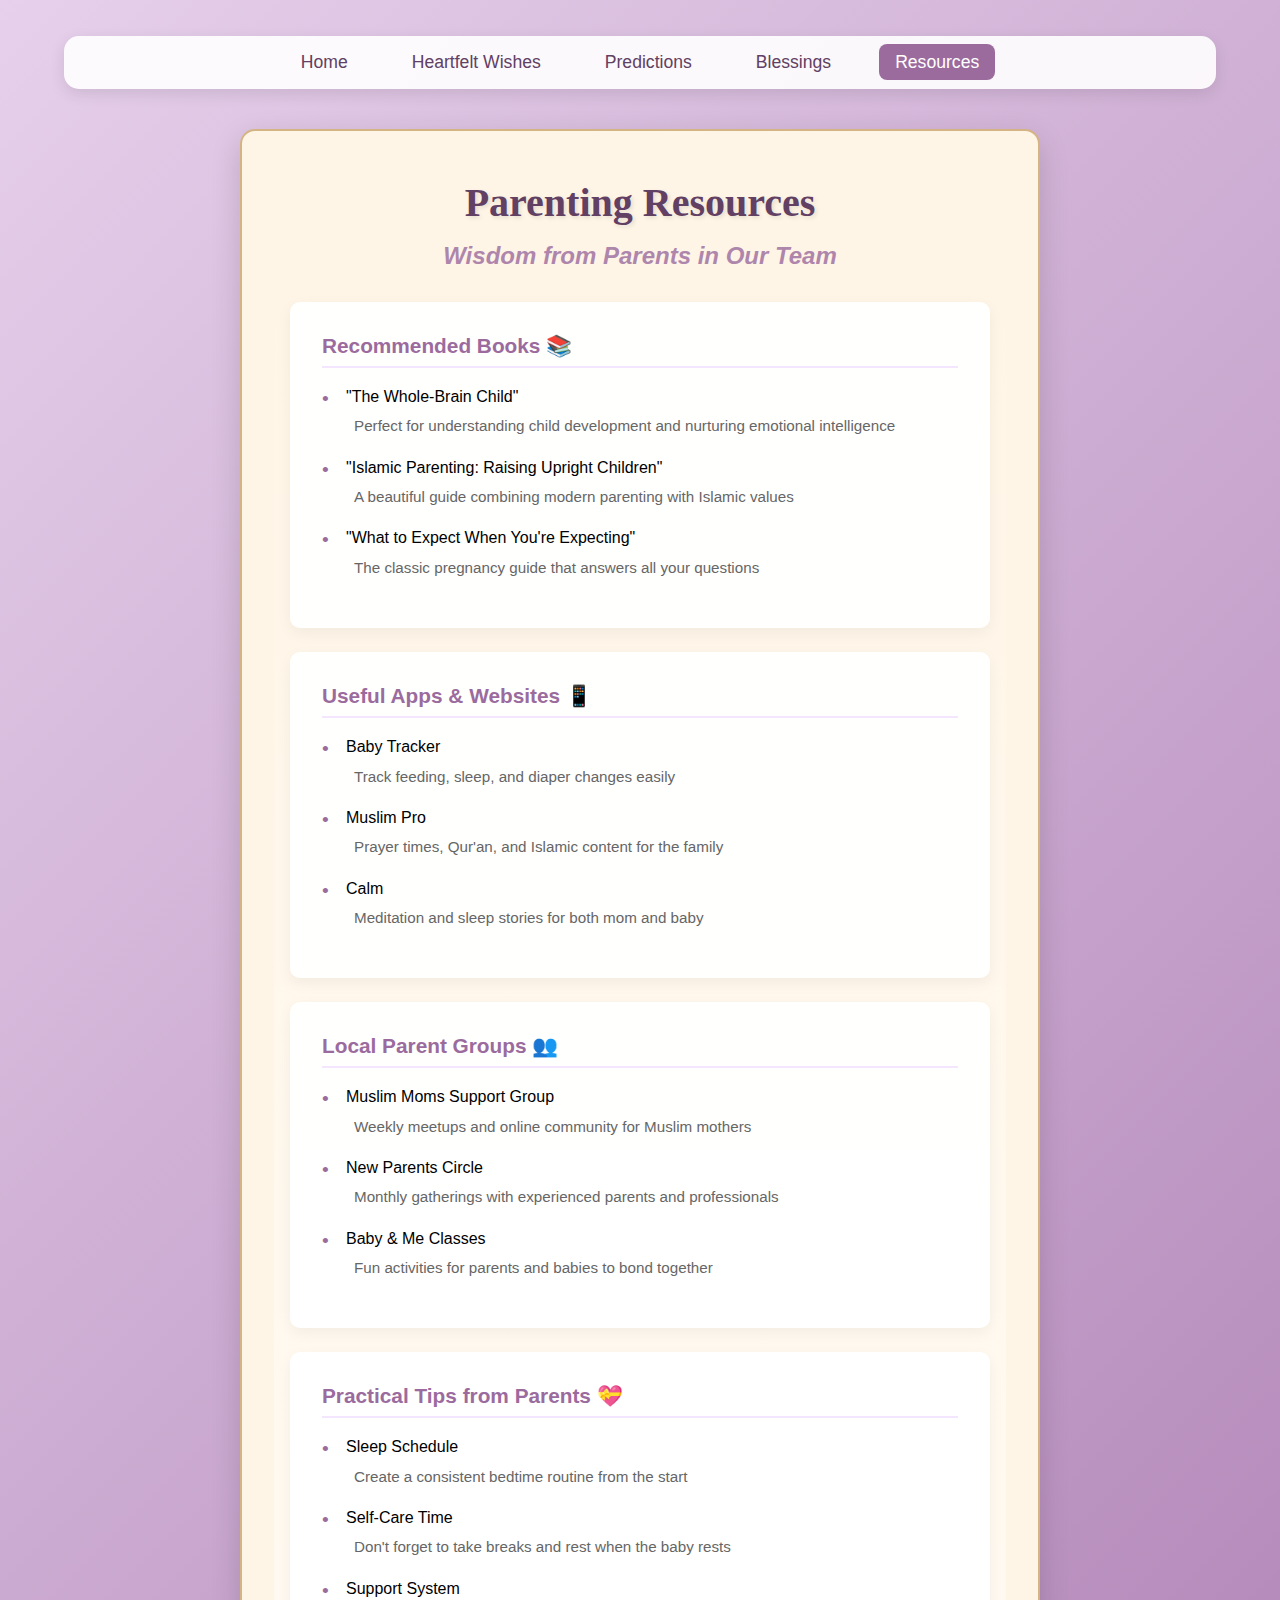
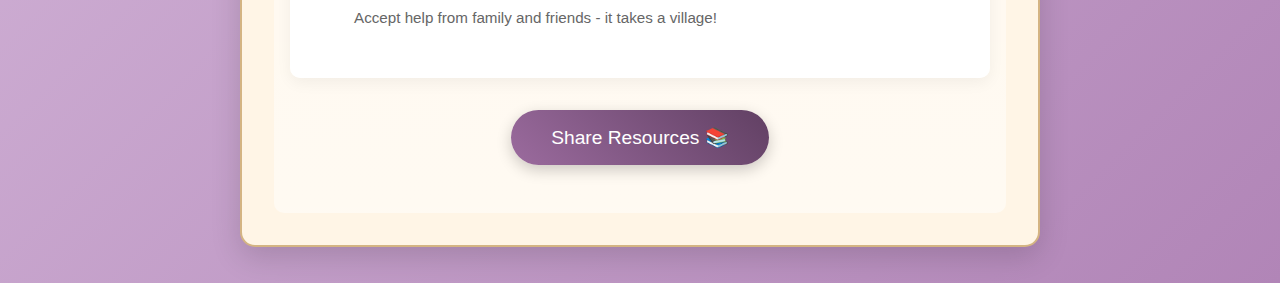
<file: resources.html>
<!DOCTYPE html>
<html lang="en">
  <head>
    <meta charset="UTF-8" />
    <meta name="viewport" content="width=device-width, initial-scale=1.0" />
    <title>Parenting Resources</title>
    <link
      rel="icon"
      href="data:image/svg+xml,<svg xmlns='http://www.w3.org/2000/svg' viewBox='0 0 100 100'><text y='.9em' font-size='90'>✨</text></svg>"
    />
    <style>
      :root {
        --primary-color: #9b6b9e;
        --light-color: #f5e6ff;
        --dark-color: #614063;
        --scroll-color: #fff5e6;
        --border-color: #d4b483;
      }

      * {
        margin: 0;
        padding: 0;
        box-sizing: border-box;
      }

      body {
        font-family: "Arial", sans-serif;
        background: linear-gradient(135deg, #e6d0eb, #b185b7);
        min-height: 100vh;
        display: flex;
        flex-direction: column;
        align-items: center;
        padding: 1rem 0;
      }

      .nav-container {
        width: 90%;
        max-width: 1200px;
        margin: 20px auto;
        background: rgba(255, 255, 255, 0.9);
        border-radius: 15px;
        padding: 1rem;
        box-shadow: 0 5px 15px rgba(0, 0, 0, 0.1);
      }

      .nav-list {
        list-style: none;
        display: flex;
        justify-content: center;
        gap: 2rem;
        flex-wrap: wrap;
      }

      .nav-item a {
        color: var(--dark-color);
        text-decoration: none;
        font-size: 1.1rem;
        padding: 0.5rem 1rem;
        border-radius: 8px;
        transition: all 0.3s ease;
      }

      .nav-item a:hover {
        background: var(--light-color);
      }

      .nav-item a.active {
        background: var(--primary-color);
        color: white;
      }

      .scroll-container {
        position: relative;
        width: 90%;
        max-width: 800px;
        background: var(--scroll-color);
        border: 2px solid var(--border-color);
        border-radius: 15px;
        box-shadow: 0 10px 30px rgba(0, 0, 0, 0.15);
        padding: 2rem;
        margin: 20px;
      }

      .content-wrapper {
        position: relative;
        padding: 1rem;
        background: linear-gradient(
          to bottom,
          transparent,
          rgba(255, 255, 255, 0.5)
        );
        border-radius: 10px;
      }

      .title {
        color: var(--dark-color);
        font-size: 2.5rem;
        margin-bottom: 1rem;
        font-family: "Georgia", serif;
        text-align: center;
        text-shadow: 2px 2px 4px rgba(0, 0, 0, 0.1);
      }

      .subtitle {
        color: var(--primary-color);
        font-size: 1.5rem;
        margin-bottom: 2rem;
        font-style: italic;
        text-align: center;
        opacity: 0.8;
      }

      .resource-card {
        background: rgba(255, 255, 255, 0.95);
        padding: 2rem;
        border-radius: 10px;
        box-shadow: 0 5px 15px rgba(0, 0, 0, 0.05);
        margin: 1.5rem 0;
      }

      .resource-category {
        color: var(--primary-color);
        font-size: 1.3rem;
        font-weight: bold;
        margin-bottom: 1rem;
        border-bottom: 2px solid var(--light-color);
        padding-bottom: 0.5rem;
      }

      .resource-list {
        list-style: none;
        margin: 1rem 0;
      }

      .resource-item {
        margin-bottom: 1rem;
        padding-left: 1.5rem;
        position: relative;
        line-height: 1.6;
      }

      .resource-item::before {
        content: "•";
        color: var(--primary-color);
        position: absolute;
        left: 0;
        font-size: 1.2rem;
      }

      .resource-description {
        color: #666;
        font-size: 0.95rem;
        margin-top: 0.3rem;
        margin-left: 0.5rem;
      }

      .add-resource-btn {
        display: block;
        width: fit-content;
        margin: 2rem auto;
        background: linear-gradient(
          45deg,
          var(--primary-color),
          var(--dark-color)
        );
        color: white;
        border: none;
        padding: 1rem 2.5rem;
        border-radius: 50px;
        font-size: 1.2rem;
        cursor: pointer;
        transition: all 0.3s ease;
        box-shadow: 0 5px 15px rgba(0, 0, 0, 0.2);
      }

      .add-resource-btn:hover {
        transform: translateY(-2px);
        box-shadow: 0 8px 20px rgba(0, 0, 0, 0.3);
      }

      .falling-emoji {
        position: fixed;
        pointer-events: none;
        font-size: 24px;
        user-select: none;
        z-index: 1000;
        opacity: 0;
      }

      @keyframes fall {
        0% {
          transform: translateY(-20vh) rotate(0deg);
          opacity: 1;
        }
        25% {
          transform: translateY(25vh) translateX(-20px) rotate(90deg);
        }
        50% {
          transform: translateY(50vh) translateX(20px) rotate(180deg);
          opacity: 1;
        }
        75% {
          transform: translateY(75vh) translateX(-20px) rotate(270deg);
        }
        100% {
          transform: translateY(100vh) rotate(360deg);
          opacity: 0;
        }
      }

      @media (max-width: 600px) {
        .title {
          font-size: 2rem;
        }
        .subtitle {
          font-size: 1.2rem;
        }
        .scroll-container {
          padding: 1rem;
        }
        .resource-card {
          padding: 1.5rem;
        }
      }
    </style>
</head>
<body>
   
    <nav class="nav-container">
        <ul class="nav-list">
          <li class="nav-item"><a href="index.html" >Home</a></li>
          <li class="nav-item"><a href="messages.html" >Heartfelt Wishes</a></li>
          <li class="nav-item"><a href="predictions.html">Predictions</a></li>
          <li class="nav-item"><a href="blessings.html" >Blessings </a></li>
          <li class="nav-item"><a href="resources.html"  class="active">Resources</a></li>
        </ul>
      </nav>
  

    <div class="scroll-container">
      <div class="content-wrapper">
        <h1 class="title">Parenting Resources</h1>
        <h2 class="subtitle">Wisdom from Parents in Our Team</h2>

        <div class="resource-card">
          <div class="resource-category">Recommended Books 📚</div>
          <ul class="resource-list">
            <li class="resource-item">
              "The Whole-Brain Child"
              <div class="resource-description">
                Perfect for understanding child development and nurturing
                emotional intelligence
              </div>
            </li>
            <li class="resource-item">
              "Islamic Parenting: Raising Upright Children"
              <div class="resource-description">
                A beautiful guide combining modern parenting with Islamic values
              </div>
            </li>
            <li class="resource-item">
              "What to Expect When You're Expecting"
              <div class="resource-description">
                The classic pregnancy guide that answers all your questions
              </div>
            </li>
          </ul>
        </div>

        <div class="resource-card">
          <div class="resource-category">Useful Apps & Websites 📱</div>
          <ul class="resource-list">
            <li class="resource-item">
              Baby Tracker
              <div class="resource-description">
                Track feeding, sleep, and diaper changes easily
              </div>
            </li>
            <li class="resource-item">
              Muslim Pro
              <div class="resource-description">
                Prayer times, Qur'an, and Islamic content for the family
              </div>
            </li>
            <li class="resource-item">
              Calm
              <div class="resource-description">
                Meditation and sleep stories for both mom and baby
              </div>
            </li>
          </ul>
        </div>

        <div class="resource-card">
          <div class="resource-category">Local Parent Groups 👥</div>
          <ul class="resource-list">
            <li class="resource-item">
              Muslim Moms Support Group
              <div class="resource-description">
                Weekly meetups and online community for Muslim mothers
              </div>
            </li>
            <li class="resource-item">
              New Parents Circle
              <div class="resource-description">
                Monthly gatherings with experienced parents and professionals
              </div>
            </li>
            <li class="resource-item">
              Baby & Me Classes
              <div class="resource-description">
                Fun activities for parents and babies to bond together
              </div>
            </li>
          </ul>
        </div>

        <div class="resource-card">
          <div class="resource-category">Practical Tips from Parents 💝</div>
          <ul class="resource-list">
            <li class="resource-item">
              Sleep Schedule
              <div class="resource-description">
                Create a consistent bedtime routine from the start
              </div>
            </li>
            <li class="resource-item">
              Self-Care Time
              <div class="resource-description">
                Don't forget to take breaks and rest when the baby rests
              </div>
            </li>
            <li class="resource-item">
              Support System
              <div class="resource-description">
                Accept help from family and friends - it takes a village!
              </div>
            </li>
          </ul>
        </div>

        <button class="add-resource-btn">Share Resources 📚</button>
      </div>
    </div>

    <script>
      document
        .querySelector(".add-resource-btn")
        .addEventListener("click", () => {
          createBookEmojis();
        });

      function createBookEmojis() {
        const emojis = ["📚", "📖", "📘", "📗", "📙", "📕"];
        const container = document.createElement("div");
        container.style.position = "fixed";
        container.style.top = "0";
        container.style.left = "0";
        container.style.width = "100%";
        container.style.height = "100%";
        container.style.pointerEvents = "none";
        container.style.zIndex = "9999";
        document.body.appendChild(container);

        for (let i = 0; i < 50; i++) {
          setTimeout(() => {
            const emoji = document.createElement("div");
            emoji.className = "falling-emoji";
            emoji.innerHTML = emojis[Math.floor(Math.random() * emojis.length)];

            // Random starting position
            emoji.style.left = `${Math.random() * 100}vw`;
            emoji.style.top = "-20px";

            // Random size variation
            const size = 24 + Math.random() * 24;
            emoji.style.fontSize = `${size}px`;

            // Random animation duration
            const duration = 3 + Math.random() * 2;
            emoji.style.animation = `fall ${duration}s linear forwards`;

            container.appendChild(emoji);

            // Remove emoji after animation
            setTimeout(() => {
              emoji.remove();
            }, duration * 1000);
          }, i * 100);
        }

        // Clean up container after all animations
        setTimeout(() => {
          container.remove();
        }, 8000);
      }
    </script>
  </body>
</html>
</file>
